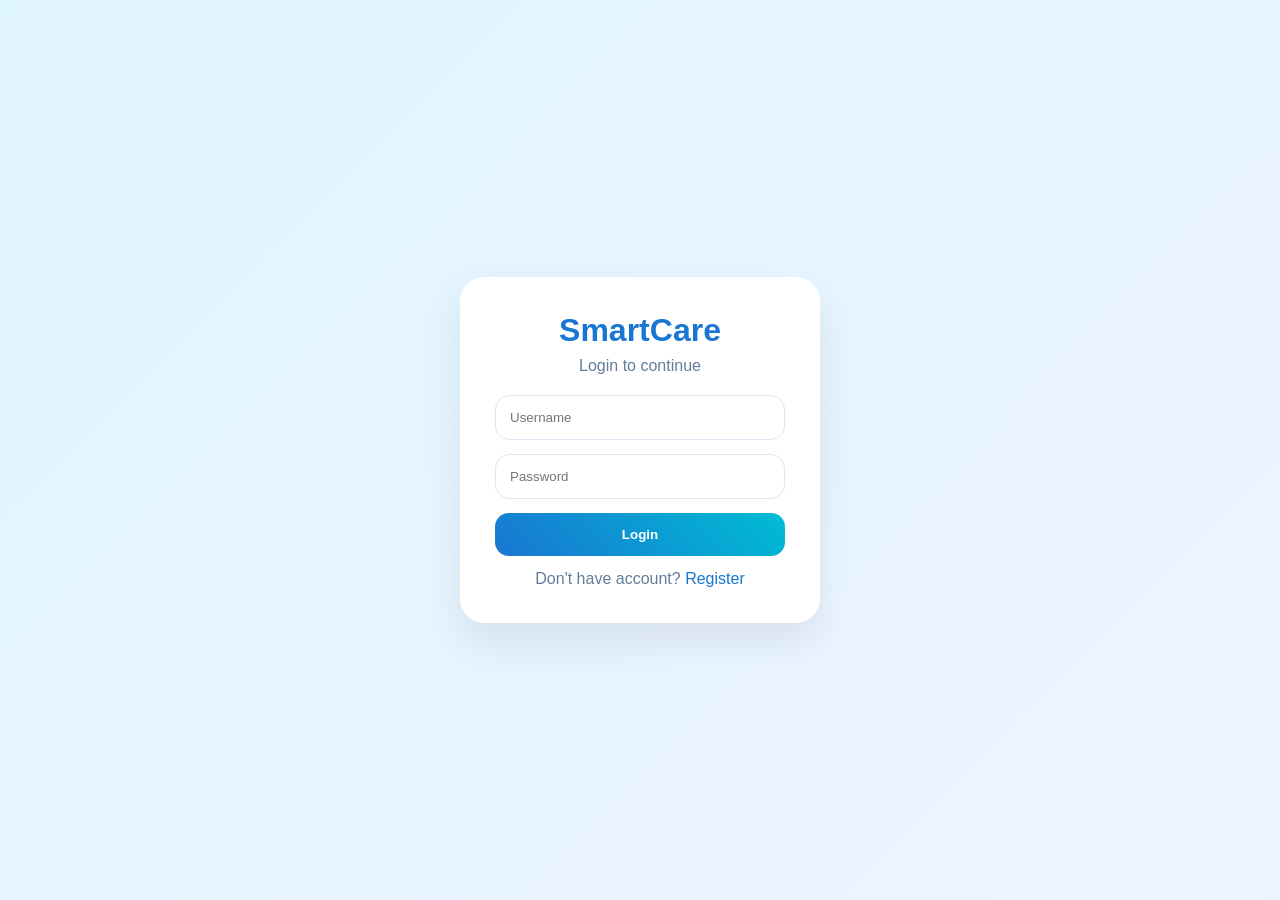
<file: frontend/login.html>
<!DOCTYPE html>
<html lang="en">
<head>
<meta charset="UTF-8">
<title>SmartCare Login</title>
<link rel="stylesheet" href="style.css">
</head>

<body class="auth-page">

<div class="auth-card">

<h1>SmartCare</h1>
<p class="auth-subtitle">Login to continue</p>

<input type="text" id="loginUsername" placeholder="Username">

<input type="password" id="loginPassword" placeholder="Password">

<button onclick="loginUser()">Login</button>

<p class="auth-footer">
Don't have account?
<a href="register.html">Register</a>
</p>

</div>

<script>

async function loginUser(){

let username=document.getElementById("loginUsername").value
let password=document.getElementById("loginPassword").value

if(!username || !password){
alert("Enter username and password")
return
}

let res = await fetch("http://127.0.0.1:5000/login",{

method:"POST",

headers:{
"Content-Type":"application/json"
},

body:JSON.stringify({

username:username,
password:password

})

})

let data = await res.json()

if(data.success){

localStorage.setItem("smartcare_logged_in","true")

localStorage.setItem("user_id",data.user_id)

localStorage.setItem("username",data.username)

alert("Login successful")

window.location.href="index.html"

}else{

alert(data.message)

}

}

</script>

</body>
</html>
</file>
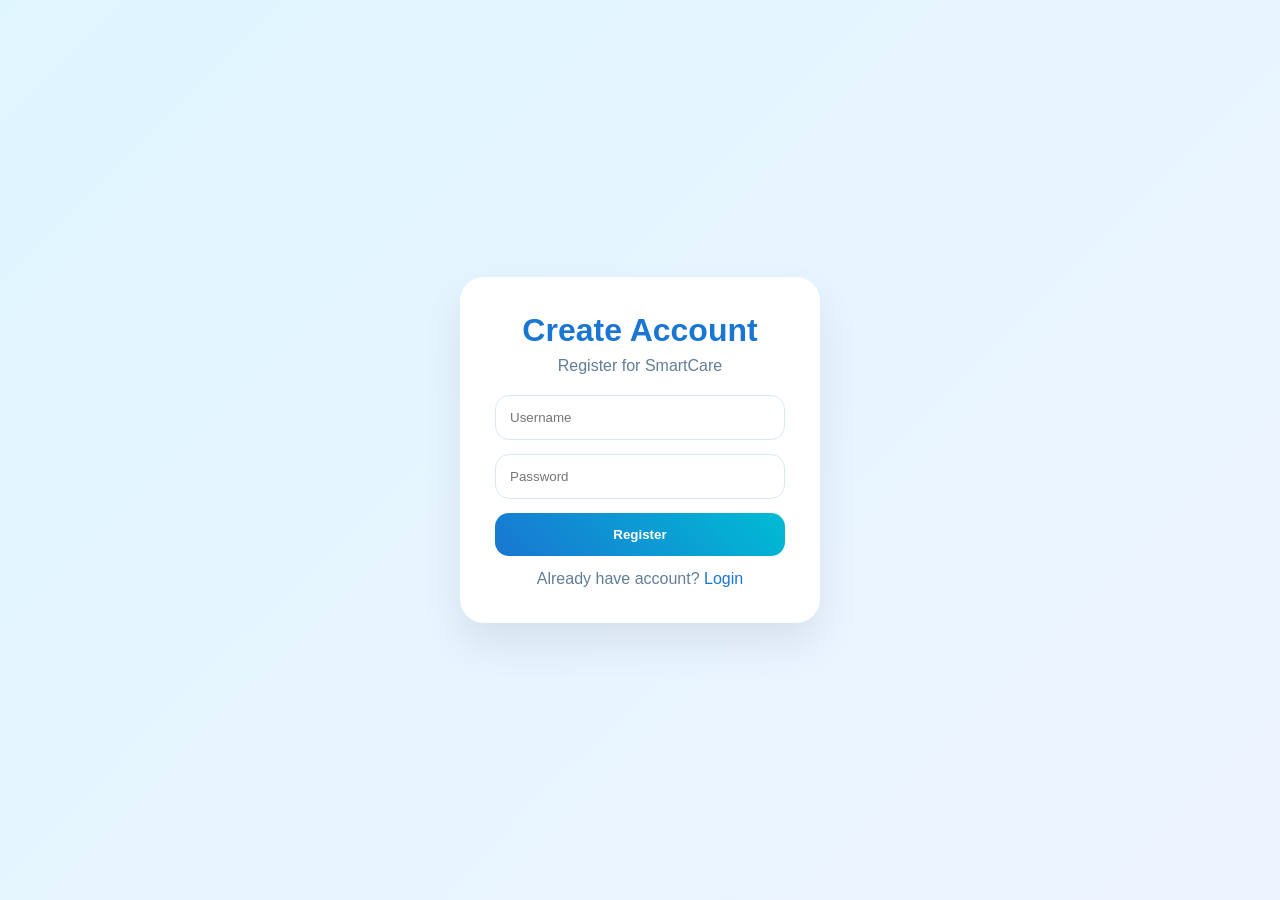
<file: frontend/register.html>
<!DOCTYPE html>
<html lang="en">
<head>
<meta charset="UTF-8">
<title>SmartCare Register</title>
<link rel="stylesheet" href="style.css">
</head>

<body class="auth-page">

<div class="auth-card">

<h1>Create Account</h1>
<p class="auth-subtitle">Register for SmartCare</p>

<input type="text" id="registerUsername" placeholder="Username">

<input type="password" id="registerPassword" placeholder="Password">

<button onclick="registerUser()">Register</button>

<p class="auth-footer">
Already have account?
<a href="login.html">Login</a>
</p>

</div>

<script>

async function registerUser(){

let username=document.getElementById("registerUsername").value
let password=document.getElementById("registerPassword").value

if(!username || !password){
alert("Enter username and password")
return
}

let res = await fetch("http://127.0.0.1:5000/register",{

method:"POST",

headers:{
"Content-Type":"application/json"
},

body:JSON.stringify({

username:username,
password:password

})

})

let data = await res.json()

alert(data.message)

if(data.success){

window.location.href="login.html"

}

}

</script>

</body>
</html>
</file>
<file: frontend/style.css>
* {
  margin: 0;
  padding: 0;
  box-sizing: border-box;
}

html {
  scroll-behavior: smooth;
}

body {
  font-family: "Poppins", sans-serif;
  background: linear-gradient(135deg, #f6fbff, #eef5ff);
  color: #1b2a41;
}

.auth-page {
  min-height: 100vh;
  display: flex;
  align-items: center;
  justify-content: center;
  background: linear-gradient(135deg, #dff5ff, #eef4ff);
}

.auth-card {
  width: 360px;
  background: white;
  padding: 35px;
  border-radius: 24px;
  box-shadow: 0 20px 40px rgba(0,0,0,0.08);
  text-align: center;
}

.auth-card h1 {
  margin-bottom: 8px;
  color: #1976d2;
}

.auth-subtitle {
  margin-bottom: 20px;
  color: #627d98;
}

.auth-card input {
  width: 100%;
  padding: 14px;
  border: 1px solid #dbe7f4;
  border-radius: 14px;
  margin-bottom: 14px;
  outline: none;
}

.auth-card button {
  width: 100%;
  border: none;
  padding: 14px;
  border-radius: 14px;
  background: linear-gradient(45deg, #1976d2, #00bcd4);
  color: white;
  font-weight: 600;
  cursor: pointer;
}

.auth-footer {
  margin-top: 14px;
  color: #627d98;
}

.auth-footer a {
  color: #1976d2;
  text-decoration: none;
}

.navbar {
  position: sticky;
  top: 0;
  z-index: 1000;
  background: rgba(255,255,255,0.88);
  backdrop-filter: blur(14px);
  display: flex;
  justify-content: space-between;
  align-items: center;
  padding: 18px 7%;
  box-shadow: 0 8px 24px rgba(0,0,0,0.06);
}

.logo {
  display: flex;
  align-items: center;
  gap: 10px;
  font-size: 26px;
  font-weight: 800;
  color: #1976d2;
}

.logo i {
  color: #00b894;
}

.navbar nav {
  display: flex;
  gap: 20px;
  flex-wrap: wrap;
}

.navbar nav a {
  text-decoration: none;
  color: #243b53;
  font-weight: 500;
}

.nav-btn,
.primary-btn,
.secondary-btn,
.secondary-small-btn {
  border: none;
  cursor: pointer;
  transition: 0.3s ease;
  font-family: inherit;
}

.nav-btn,
.primary-btn {
  background: linear-gradient(45deg, #1976d2, #00bcd4);
  color: white;
  padding: 12px 22px;
  border-radius: 30px;
  font-weight: 600;
  text-decoration: none;
}

.secondary-btn {
  background: white;
  color: #1976d2;
  border: 2px solid #dceeff;
  padding: 12px 22px;
  border-radius: 30px;
  font-weight: 600;
  text-decoration: none;
}

.secondary-small-btn {
  background: #eef7ff;
  color: #1976d2;
  padding: 10px 14px;
  border-radius: 14px;
  border: 1px solid #dceeff;
}

.hero {
  min-height: 90vh;
  display: grid;
  grid-template-columns: 1.2fr 1fr;
  gap: 40px;
  align-items: center;
  padding: 70px 7%;
}

.tagline {
  display: inline-block;
  background: #dff6ff;
  color: #1976d2;
  padding: 8px 14px;
  border-radius: 20px;
  font-size: 14px;
  margin-bottom: 18px;
  font-weight: 600;
}

.hero h1 {
  font-size: 52px;
  margin-bottom: 16px;
  color: #102a43;
}

.hero-text {
  font-size: 17px;
  line-height: 1.8;
  color: #486581;
  max-width: 650px;
  margin-bottom: 24px;
}

.hero-buttons {
  display: flex;
  gap: 14px;
  flex-wrap: wrap;
}

.glass-card {
  background: rgba(255,255,255,0.45);
  backdrop-filter: blur(18px);
  border-radius: 28px;
  padding: 35px;
  min-height: 320px;
  box-shadow: 0 18px 40px rgba(0,0,0,0.08);
  display: flex;
  align-items: center;
  justify-content: center;
  flex-direction: column;
  text-align: center;
}

.big-icon {
  font-size: 76px;
  color: #1976d2;
  margin-bottom: 16px;
}

.features-section,
.tool-section,
.dashboard-section,
.chatbot-section {
  padding: 90px 7%;
}

.section-title {
  text-align: center;
  margin-bottom: 36px;
}

.section-title h2 {
  font-size: 38px;
  margin-bottom: 10px;
  color: #102a43;
}

.section-title p {
  color: #627d98;
  line-height: 1.8;
}

.features-grid {
  display: grid;
  grid-template-columns: repeat(auto-fit, minmax(240px, 1fr));
  gap: 22px;
}

.feature-card,
.tool-card,
.chart-card,
.mini-tool,
.chatbot-card {
  background: white;
  border-radius: 24px;
  padding: 28px;
  box-shadow: 0 14px 35px rgba(15, 23, 42, 0.07);
  border: 1px solid #edf4ff;
}

.feature-card i {
  font-size: 34px;
  color: #1976d2;
  margin-bottom: 12px;
}

.feature-card h3 {
  margin-bottom: 8px;
}

.feature-card p {
  color: #627d98;
  line-height: 1.7;
}

.form-group {
  display: flex;
  flex-direction: column;
  margin-bottom: 18px;
}

.form-group label {
  margin-bottom: 8px;
  font-weight: 600;
}

.form-group input,
.form-group select {
  padding: 14px;
  border-radius: 14px;
  border: 1px solid #d8e7f7;
  outline: none;
  font-family: inherit;
  background: #fbfdff;
}

.full-btn {
  width: 100%;
}

.result-box,
.output,
.iot-box {
  margin-top: 20px;
  background: #f6fbff;
  border: 1px solid #dbefff;
  border-radius: 16px;
  padding: 16px;
  line-height: 1.8;
  color: #36506c;
}

.double-section {
  padding: 0 7% 90px;
  display: grid;
  grid-template-columns: 1fr 1fr;
  gap: 24px;
}

.mini-tool h2 {
  margin-bottom: 18px;
  font-size: 28px;
}

.dashboard-grid {
  display: grid;
  grid-template-columns: 1fr 1fr;
  gap: 24px;
}

.wide-chart {
  grid-column: span 2;
}

.grid-2 {
  display: grid;
  grid-template-columns: 1fr 1fr;
  gap: 18px;
}

.saved-list {
  margin-top: 22px;
}

.saved-list ul {
  list-style: none;
}

.saved-list li {
  background: #f8fbff;
  border: 1px solid #e3f1ff;
  border-radius: 14px;
  padding: 12px 14px;
  margin-bottom: 10px;
  color: #36506c;
}

.symptom-toolbar {
  display: flex;
  gap: 10px;
  margin-bottom: 15px;
  flex-wrap: wrap;
}

#symptomSelect {
  min-height: 220px;
}

#map {
  width: 100%;
  height: 420px;
  border-radius: 18px;
  margin-top: 20px;
}

.hospital-list {
  margin-top: 16px;
  background: #f8fbff;
  border: 1px solid #e3f1ff;
  border-radius: 16px;
  padding: 16px;
  color: #36506c;
  line-height: 1.8;
}

.chat-box {
  height: 320px;
  overflow-y: auto;
  background: #f7fbff;
  border-radius: 18px;
  padding: 16px;
  border: 1px solid #dfefff;
  margin-bottom: 16px;
}

.bot-msg,
.user-msg {
  max-width: 78%;
  padding: 12px 16px;
  border-radius: 18px;
  margin-bottom: 12px;
  line-height: 1.7;
  font-size: 14px;
}

.bot-msg {
  background: white;
  border: 1px solid #dceeff;
  color: #243b53;
}

.user-msg {
  background: linear-gradient(45deg, #1976d2, #00bcd4);
  color: white;
  margin-left: auto;
}

.chat-input-area {
  display: flex;
  gap: 10px;
}

.chat-input-area input {
  flex: 1;
  padding: 14px;
  border-radius: 14px;
  border: 1px solid #d8e7f7;
}

.chat-input-area button {
  border: none;
  padding: 14px 22px;
  border-radius: 14px;
  background: linear-gradient(45deg, #1976d2, #00bcd4);
  color: white;
  cursor: pointer;
}

.footer {
  text-align: center;
  padding: 40px 20px;
  background: #102a43;
  color: #d9e2ec;
}

@media (max-width: 1100px) {
  .hero,
  .double-section,
  .dashboard-grid,
  .grid-2 {
    grid-template-columns: 1fr;
  }

  .wide-chart {
    grid-column: span 1;
  }

  .hero h1 {
    font-size: 40px;
  }
}

@media (max-width: 850px) {
  .navbar {
    flex-direction: column;
    gap: 14px;
  }

  .navbar nav {
    justify-content: center;
  }
}

@media (max-width: 600px) {
  .hero,
  .features-section,
  .tool-section,
  .dashboard-section,
  .chatbot-section,
  .double-section {
    padding-left: 5%;
    padding-right: 5%;
  }

  .chat-input-area {
    flex-direction: column;
  }
}
</file>
